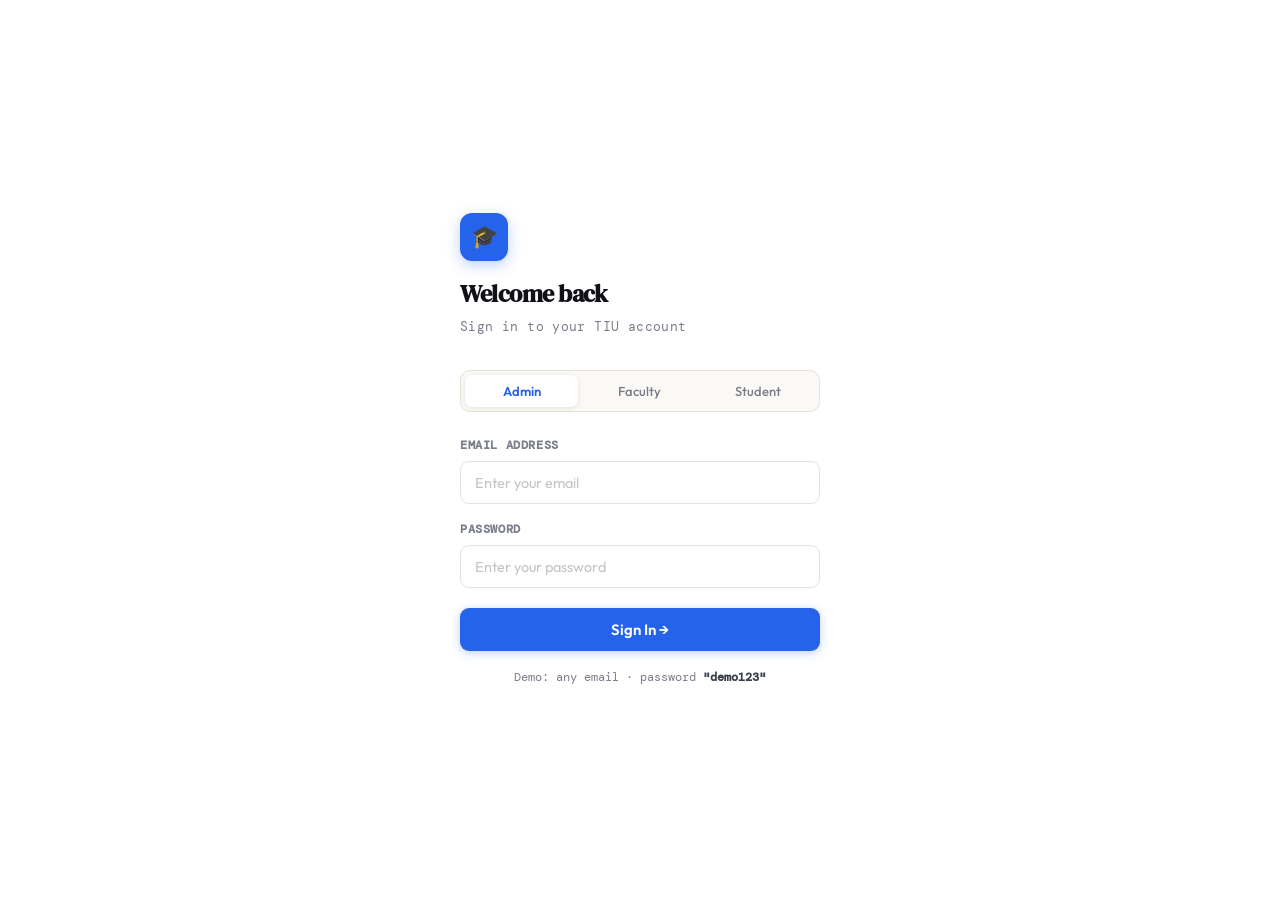
<file: templates/frontend.html>
<!DOCTYPE html>
<html lang="en">
<head>
<meta charset="UTF-8">
<meta name="viewport" content="width=device-width, initial-scale=1.0">
<title>TIU – Student Result Management System</title>
<link href="https://fonts.googleapis.com/css2?family=DM+Serif+Display:ital@0;1&family=DM+Mono:wght@400;500&family=Outfit:wght@300;400;500;600;700&display=swap" rel="stylesheet">
<style>
/* ───────────────────────────────────────────────
   ROOT & RESET
──────────────────────────────────────────────── */
*, *::before, *::after { box-sizing: border-box; margin: 0; padding: 0; }

:root {
  --ink:       #0f1117;
  --ink2:      #3a3d4a;
  --ink3:      #7a7d8a;
  --paper:     #f8f6f1;
  --white:     #ffffff;
  --cream:     #faf9f6;
  --line:      #e5e2da;
  --accent:    #2563eb;
  --accent2:   #1d4ed8;
  --success:   #16a34a;
  --warning:   #d97706;
  --danger:    #dc2626;
  --admin-c:   #7c3aed;
  --faculty-c: #0891b2;
  --student-c: #059669;
  --r: 10px;
  --shadow: 0 1px 3px rgba(0,0,0,.06), 0 4px 16px rgba(0,0,0,.06);
  --shadow-lg: 0 8px 32px rgba(0,0,0,.12);
  --font-serif: 'DM Serif Display', Georgia, serif;
  --font-body: 'Outfit', sans-serif;
  --font-mono: 'DM Mono', monospace;
}

body {
  font-family: var(--font-body);
  background: var(--paper);
  color: var(--ink);
  min-height: 100vh;
  font-size: 15px;
  line-height: 1.6;
}

/* ───────────────────────────────────────────────
   SCREENS
──────────────────────────────────────────────── */
.screen { display: none; min-height: 100vh; }
.screen.active { display: flex; flex-direction: column; }
#screen-login.active { flex-direction: row; align-items: center; justify-content: center; background: #fff; }

/* ───────────────────────────────────────────────
   LOGIN SCREEN
──────────────────────────────────────────────── */
#screen-login {
  background: #ffffff;
  flex-direction: row;
  align-items: stretch;
  justify-content: stretch;
  min-height: 100vh;
  padding: 0;
  overflow: hidden;
}

/* Left decorative panel */
.login-panel-left {
  flex: 1;
  background: var(--accent);
  background: linear-gradient(145deg, #1e40af 0%, #2563eb 50%, #3b82f6 100%);
  display: flex;
  flex-direction: column;
  align-items: flex-start;
  justify-content: flex-end;
  padding: 56px 52px;
  position: relative;
  overflow: hidden;
  min-width: 0;
}
.login-panel-left::before {
  content: '';
  position: absolute;
  width: 420px; height: 420px;
  border-radius: 50%;
  background: rgba(255,255,255,.07);
  top: -120px; right: -120px;
}
.login-panel-left::after {
  content: '';
  position: absolute;
  width: 280px; height: 280px;
  border-radius: 50%;
  background: rgba(255,255,255,.05);
  bottom: 80px; right: 40px;
}
.lpl-tag {
  font-family: var(--font-mono);
  font-size: 10px;
  letter-spacing: .16em;
  text-transform: uppercase;
  color: rgba(255,255,255,.55);
  background: rgba(255,255,255,.1);
  border: 1px solid rgba(255,255,255,.15);
  padding: 5px 12px;
  border-radius: 20px;
  margin-bottom: 28px;
  display: inline-block;
}
.lpl-heading {
  font-family: var(--font-serif);
  font-size: 40px;
  line-height: 1.15;
  color: #fff;
  letter-spacing: -.02em;
  margin-bottom: 16px;
  max-width: 340px;
}
.lpl-sub {
  font-size: 14px;
  color: rgba(255,255,255,.6);
  line-height: 1.7;
  max-width: 320px;
  margin-bottom: 36px;
}
.lpl-features {
  display: flex;
  flex-direction: column;
  gap: 10px;
}
.lpl-feat {
  display: flex;
  align-items: center;
  gap: 10px;
  font-size: 13px;
  color: rgba(255,255,255,.75);
}
.lpl-feat-dot {
  width: 6px; height: 6px;
  border-radius: 50%;
  background: rgba(255,255,255,.5);
  flex-shrink: 0;
}

/* Right form panel */
.login-panel-right {
  width: 460px;
  flex-shrink: 0;
  background: #fff;
  display: flex;
  flex-direction: column;
  align-items: center;
  justify-content: center;
  padding: 48px 48px;
  border-left: 1px solid var(--line);
  position: relative;
}

.login-card {
  width: 100%;
  max-width: 360px;
}

.login-logo {
  margin-bottom: 32px;
}
.login-logo .logo-mark {
  display: inline-flex;
  align-items: center;
  justify-content: center;
  width: 48px; height: 48px;
  background: var(--accent);
  border-radius: 12px;
  font-size: 22px;
  margin-bottom: 14px;
  box-shadow: 0 4px 14px rgba(37,99,235,.3);
}
.login-logo h1 {
  font-family: var(--font-serif);
  font-size: 24px;
  color: var(--ink);
  letter-spacing: -.02em;
  margin-bottom: 4px;
}
.login-logo p {
  font-size: 13px;
  color: var(--ink3);
  font-family: var(--font-mono);
  letter-spacing: .03em;
}

.role-tabs {
  display: grid;
  grid-template-columns: 1fr 1fr 1fr;
  gap: 5px;
  margin-bottom: 24px;
  background: var(--cream);
  border: 1px solid var(--line);
  border-radius: 10px;
  padding: 4px;
}
.role-tab {
  padding: 8px 6px;
  border-radius: 7px;
  border: none;
  background: transparent;
  color: var(--ink3);
  font-family: var(--font-body);
  font-size: 13px;
  font-weight: 500;
  cursor: pointer;
  transition: all .2s;
  text-align: center;
}
.role-tab.active {
  background: var(--white);
  color: var(--accent);
  box-shadow: 0 1px 4px rgba(0,0,0,.1);
  font-weight: 600;
}
.role-tab:hover:not(.active) { color: var(--ink2); background: rgba(0,0,0,.03); }

.form-group { margin-bottom: 16px; }
.form-group label {
  display: block;
  font-size: 12px;
  font-weight: 600;
  letter-spacing: .05em;
  text-transform: uppercase;
  color: var(--ink3);
  margin-bottom: 6px;
  font-family: var(--font-mono);
}
.form-group input {
  width: 100%;
  background: var(--white);
  border: 1.5px solid var(--line);
  border-radius: 9px;
  padding: 11px 14px;
  font-family: var(--font-body);
  font-size: 14.5px;
  color: var(--ink);
  outline: none;
  transition: border-color .2s, box-shadow .2s;
}
.form-group input::placeholder { color: #c4c4c4; }
.form-group input:focus {
  border-color: var(--accent);
  box-shadow: 0 0 0 3px rgba(37,99,235,.1);
}

.btn-primary {
  width: 100%;
  padding: 12px;
  background: var(--accent);
  border: none;
  border-radius: 9px;
  color: #fff;
  font-family: var(--font-body);
  font-size: 15px;
  font-weight: 600;
  cursor: pointer;
  transition: all .2s;
  box-shadow: 0 2px 10px rgba(37,99,235,.3);
  margin-top: 4px;
}
.btn-primary:hover { background: var(--accent2); transform: translateY(-1px); box-shadow: 0 4px 16px rgba(37,99,235,.4); }
.btn-primary:active { transform: none; }

.login-error {
  background: #fef2f2;
  border: 1px solid #fecaca;
  border-radius: 8px;
  padding: 10px 14px;
  color: var(--danger);
  font-size: 13px;
  margin-bottom: 14px;
  display: none;
}

/* Hide left panel on small screens */
@media (max-width: 720px) {
  .login-panel-left { display: none; }
  .login-panel-right { width: 100%; border-left: none; }
}

/* ───────────────────────────────────────────────
   APP SHELL
──────────────────────────────────────────────── */
#screen-app {
  flex-direction: row;
  min-height: 100vh;
}

/* SIDEBAR */
.sidebar {
  width: 240px;
  flex-shrink: 0;
  background: var(--ink);
  display: flex;
  flex-direction: column;
  padding: 0;
  position: fixed;
  height: 100vh;
  overflow-y: auto;
  z-index: 100;
}

.sidebar-logo {
  padding: 22px 22px 18px;
  border-bottom: 1px solid rgba(255,255,255,.07);
}
.sidebar-logo .logo-row {
  display: flex;
  align-items: center;
  gap: 10px;
}
.sidebar-logo .logo-icon {
  width: 34px; height: 34px;
  background: var(--accent);
  border-radius: 8px;
  display: flex;
  align-items: center;
  justify-content: center;
  font-size: 16px;
  flex-shrink: 0;
}
.sidebar-logo .logo-text {
  font-family: var(--font-serif);
  font-size: 16px;
  color: #fff;
  letter-spacing: -.01em;
}
.sidebar-logo .logo-sub {
  font-family: var(--font-mono);
  font-size: 9.5px;
  color: rgba(255,255,255,.3);
  letter-spacing: .06em;
  margin-top: 2px;
  text-transform: uppercase;
}

.sidebar-user {
  padding: 14px 18px;
  margin: 12px;
  background: rgba(255,255,255,.04);
  border-radius: 10px;
  border: 1px solid rgba(255,255,255,.07);
}
.sidebar-user .user-role {
  font-family: var(--font-mono);
  font-size: 9px;
  letter-spacing: .1em;
  text-transform: uppercase;
  margin-bottom: 4px;
}
.sidebar-user .user-name {
  font-size: 13.5px;
  font-weight: 600;
  color: #fff;
}
.sidebar-user .user-email {
  font-size: 11.5px;
  color: rgba(255,255,255,.35);
  font-family: var(--font-mono);
  margin-top: 2px;
  white-space: nowrap;
  overflow: hidden;
  text-overflow: ellipsis;
}

.sidebar-nav { flex: 1; padding: 8px 10px; }
.nav-section-label {
  font-family: var(--font-mono);
  font-size: 9px;
  letter-spacing: .1em;
  text-transform: uppercase;
  color: rgba(255,255,255,.25);
  padding: 12px 10px 6px;
}
.nav-item {
  display: flex;
  align-items: center;
  gap: 10px;
  padding: 9px 12px;
  border-radius: 8px;
  color: rgba(255,255,255,.55);
  font-size: 13.5px;
  font-weight: 500;
  cursor: pointer;
  transition: all .15s;
  margin-bottom: 1px;
  border: none;
  background: transparent;
  width: 100%;
  text-align: left;
}
.nav-item:hover { background: rgba(255,255,255,.06); color: rgba(255,255,255,.85); }
.nav-item.active { background: var(--accent); color: #fff; box-shadow: 0 2px 8px rgba(37,99,235,.3); }
.nav-item .nav-icon { font-size: 16px; width: 20px; text-align: center; flex-shrink: 0; }

.sidebar-footer {
  padding: 12px 10px;
  border-top: 1px solid rgba(255,255,255,.07);
}
.btn-logout {
  display: flex;
  align-items: center;
  gap: 8px;
  padding: 9px 12px;
  border-radius: 8px;
  color: rgba(255,255,255,.45);
  font-size: 13.5px;
  font-weight: 500;
  cursor: pointer;
  transition: all .15s;
  border: none;
  background: transparent;
  width: 100%;
}
.btn-logout:hover { background: rgba(220,38,38,.12); color: #fca5a5; }

/* MAIN CONTENT */
.main-content {
  flex: 1;
  margin-left: 240px;
  background: var(--paper);
  min-height: 100vh;
}

.topbar {
  background: var(--white);
  border-bottom: 1px solid var(--line);
  padding: 0 32px;
  height: 60px;
  display: flex;
  align-items: center;
  justify-content: space-between;
  position: sticky;
  top: 0;
  z-index: 50;
}
.topbar-title {
  font-family: var(--font-serif);
  font-size: 20px;
  color: var(--ink);
  letter-spacing: -.02em;
}
.topbar-right { display: flex; align-items: center; gap: 12px; }
.topbar-badge {
  font-family: var(--font-mono);
  font-size: 10px;
  padding: 4px 10px;
  border-radius: 20px;
  font-weight: 500;
  letter-spacing: .04em;
}
.badge-admin   { background: rgba(124,58,237,.1); color: var(--admin-c); }
.badge-faculty { background: rgba(8,145,178,.1);  color: var(--faculty-c); }
.badge-student { background: rgba(5,150,105,.1);  color: var(--student-c); }

.page-body { padding: 28px 32px; }

/* ───────────────────────────────────────────────
   DASHBOARD CARDS
──────────────────────────────────────────────── */
.dashboard-welcome {
  margin-bottom: 28px;
}
.dashboard-welcome h2 {
  font-family: var(--font-serif);
  font-size: 28px;
  letter-spacing: -.02em;
  color: var(--ink);
  margin-bottom: 4px;
}
.dashboard-welcome p { color: var(--ink3); font-size: 14px; }

.stat-grid {
  display: grid;
  grid-template-columns: repeat(auto-fit, minmax(180px, 1fr));
  gap: 16px;
  margin-bottom: 28px;
}
.stat-card {
  background: var(--white);
  border-radius: var(--r);
  padding: 20px;
  box-shadow: var(--shadow);
  border: 1px solid var(--line);
  display: flex;
  flex-direction: column;
  gap: 8px;
}
.stat-card .stat-icon {
  width: 38px; height: 38px;
  border-radius: 9px;
  display: flex; align-items: center; justify-content: center;
  font-size: 18px;
  margin-bottom: 4px;
}
.stat-card .stat-value {
  font-family: var(--font-mono);
  font-size: 26px;
  font-weight: 500;
  color: var(--ink);
  line-height: 1;
}
.stat-card .stat-label {
  font-size: 12.5px;
  color: var(--ink3);
  font-weight: 500;
}
.si-blue   { background: rgba(37,99,235,.1);  color: var(--accent); }
.si-green  { background: rgba(22,163,74,.1);  color: var(--success); }
.si-purple { background: rgba(124,58,237,.1); color: var(--admin-c); }
.si-amber  { background: rgba(217,119,6,.1);  color: var(--warning); }
.si-teal   { background: rgba(8,145,178,.1);  color: var(--faculty-c); }

/* ───────────────────────────────────────────────
   PANELS / PAGES
──────────────────────────────────────────────── */
.panel { display: none; }
.panel.active { display: block; }

.section-header {
  display: flex;
  align-items: center;
  justify-content: space-between;
  margin-bottom: 20px;
}
.section-header h3 {
  font-family: var(--font-serif);
  font-size: 20px;
  letter-spacing: -.02em;
}

/* Table */
.table-wrap {
  background: var(--white);
  border-radius: var(--r);
  border: 1px solid var(--line);
  box-shadow: var(--shadow);
  overflow: hidden;
}
table {
  width: 100%;
  border-collapse: collapse;
}
thead { background: var(--ink); }
thead th {
  padding: 12px 16px;
  text-align: left;
  font-family: var(--font-mono);
  font-size: 10.5px;
  font-weight: 500;
  letter-spacing: .08em;
  text-transform: uppercase;
  color: rgba(255,255,255,.6);
}
tbody tr { border-bottom: 1px solid var(--line); transition: background .1s; }
tbody tr:last-child { border-bottom: none; }
tbody tr:hover { background: var(--cream); }
tbody td {
  padding: 12px 16px;
  font-size: 13.5px;
  color: var(--ink2);
}
.td-bold { font-weight: 600; color: var(--ink); }

/* Badges */
.badge {
  display: inline-flex;
  align-items: center;
  padding: 3px 9px;
  border-radius: 20px;
  font-family: var(--font-mono);
  font-size: 10px;
  font-weight: 500;
  letter-spacing: .04em;
}
.b-green   { background: rgba(22,163,74,.1);  color: var(--success); }
.b-amber   { background: rgba(217,119,6,.1);  color: var(--warning); }
.b-blue    { background: rgba(37,99,235,.1);  color: var(--accent);  }
.b-red     { background: rgba(220,38,38,.1);  color: var(--danger);  }
.b-purple  { background: rgba(124,58,237,.1); color: var(--admin-c); }
.b-gray    { background: rgba(0,0,0,.06);     color: var(--ink3);    }

/* Buttons */
.btn {
  padding: 8px 16px;
  border-radius: 8px;
  font-family: var(--font-body);
  font-size: 13px;
  font-weight: 600;
  cursor: pointer;
  border: none;
  transition: all .15s;
  display: inline-flex;
  align-items: center;
  gap: 6px;
}
.btn-blue   { background: var(--accent); color: #fff; }
.btn-blue:hover { background: var(--accent2); }
.btn-green  { background: var(--success); color: #fff; }
.btn-green:hover { background: #15803d; }
.btn-red    { background: var(--danger); color: #fff; }
.btn-red:hover { background: #b91c1c; }
.btn-ghost  { background: transparent; color: var(--ink2); border: 1.5px solid var(--line); }
.btn-ghost:hover { background: var(--cream); }
.btn-sm { padding: 5px 11px; font-size: 12px; }

/* Cards */
.card {
  background: var(--white);
  border-radius: var(--r);
  border: 1px solid var(--line);
  box-shadow: var(--shadow);
}
.card-header {
  padding: 16px 20px;
  border-bottom: 1px solid var(--line);
  font-weight: 600;
  font-size: 14px;
  color: var(--ink);
  display: flex;
  align-items: center;
  justify-content: space-between;
}
.card-body { padding: 20px; }

/* Form elements */
.field-row { display: grid; gap: 14px; margin-bottom: 14px; }
.fr-2 { grid-template-columns: 1fr 1fr; }
.fr-3 { grid-template-columns: 1fr 1fr 1fr; }
.field label {
  display: block;
  font-size: 12px;
  font-weight: 600;
  letter-spacing: .04em;
  text-transform: uppercase;
  color: var(--ink3);
  margin-bottom: 6px;
  font-family: var(--font-mono);
}
.field input, .field select {
  width: 100%;
  padding: 9px 12px;
  border: 1.5px solid var(--line);
  border-radius: 8px;
  font-family: var(--font-body);
  font-size: 14px;
  color: var(--ink);
  background: var(--white);
  outline: none;
  transition: border-color .15s;
}
.field input:focus, .field select:focus { border-color: var(--accent); }

/* Marks input table */
.marks-table td input {
  width: 80px;
  padding: 6px 8px;
  border: 1.5px solid var(--line);
  border-radius: 6px;
  font-family: var(--font-mono);
  font-size: 13px;
  text-align: center;
  outline: none;
}
.marks-table td input:focus { border-color: var(--accent); }

/* Result Card */
.result-card {
  background: var(--white);
  border: 1px solid var(--line);
  border-radius: 14px;
  box-shadow: var(--shadow-lg);
  overflow: hidden;
  max-width: 720px;
}
.result-card-header {
  background: var(--ink);
  padding: 28px 32px;
  color: #fff;
}
.result-card-header h2 {
  font-family: var(--font-serif);
  font-size: 22px;
  letter-spacing: -.02em;
  margin-bottom: 2px;
}
.result-card-header p { color: rgba(255,255,255,.5); font-size: 13px; font-family: var(--font-mono); }

.result-meta {
  display: grid;
  grid-template-columns: repeat(4, 1fr);
  gap: 0;
  padding: 20px 32px;
  border-bottom: 1px solid var(--line);
  background: var(--cream);
}
.result-meta-item { text-align: center; padding: 8px 0; }
.result-meta-item .rm-val {
  font-family: var(--font-mono);
  font-size: 18px;
  font-weight: 500;
  color: var(--ink);
}
.result-meta-item .rm-label {
  font-size: 11px;
  color: var(--ink3);
  text-transform: uppercase;
  letter-spacing: .05em;
  font-family: var(--font-mono);
  margin-top: 3px;
}

/* SGPA display */
.sgpa-display {
  display: flex;
  align-items: center;
  justify-content: center;
  gap: 32px;
  padding: 24px 32px;
  border-bottom: 1px solid var(--line);
}
.gpa-circle {
  width: 88px; height: 88px;
  border-radius: 50%;
  display: flex;
  flex-direction: column;
  align-items: center;
  justify-content: center;
  border: 3px solid var(--accent);
  background: rgba(37,99,235,.05);
}
.gpa-circle .gpa-val {
  font-family: var(--font-mono);
  font-size: 22px;
  font-weight: 500;
  color: var(--accent);
  line-height: 1;
}
.gpa-circle .gpa-label {
  font-size: 10px;
  color: var(--ink3);
  letter-spacing: .06em;
  margin-top: 3px;
}
.status-pill {
  padding: 8px 22px;
  border-radius: 30px;
  font-weight: 700;
  font-size: 14px;
  letter-spacing: .04em;
}
.sp-pass { background: rgba(22,163,74,.12); color: var(--success); }
.sp-fail { background: rgba(220,38,38,.12); color: var(--danger); }

/* Alert */
.alert {
  padding: 12px 16px;
  border-radius: 9px;
  font-size: 13.5px;
  margin-bottom: 16px;
  display: flex;
  align-items: flex-start;
  gap: 10px;
}
.alert-info    { background: rgba(37,99,235,.08); border-left: 3px solid var(--accent); color: var(--accent2); }
.alert-success { background: rgba(22,163,74,.08); border-left: 3px solid var(--success); color: #15803d; }
.alert-warning { background: rgba(217,119,6,.08); border-left: 3px solid var(--warning); color: var(--warning); }

/* Step indicator */
.steps {
  display: flex;
  align-items: center;
  gap: 0;
  margin-bottom: 24px;
}
.step {
  display: flex;
  align-items: center;
  gap: 8px;
  font-size: 13px;
  font-weight: 500;
  color: var(--ink3);
}
.step-num {
  width: 26px; height: 26px;
  border-radius: 50%;
  border: 2px solid var(--line);
  display: flex; align-items: center; justify-content: center;
  font-family: var(--font-mono);
  font-size: 11px;
  font-weight: 600;
}
.step.done .step-num { background: var(--success); border-color: var(--success); color: #fff; }
.step.active .step-num { background: var(--accent); border-color: var(--accent); color: #fff; }
.step.active { color: var(--ink); }
.step-line { flex: 1; height: 2px; background: var(--line); margin: 0 8px; min-width: 20px; }
.step-line.done { background: var(--success); }

/* Change password */
.pwd-strength { margin-top: 6px; height: 4px; border-radius: 2px; background: var(--line); overflow: hidden; }
.pwd-strength-bar { height: 100%; border-radius: 2px; transition: width .3s, background .3s; }

/* Toast */
.toast-wrap {
  position: fixed;
  bottom: 24px;
  right: 24px;
  z-index: 9999;
  display: flex;
  flex-direction: column;
  gap: 10px;
}
.toast {
  background: var(--ink);
  color: #fff;
  padding: 12px 18px;
  border-radius: 10px;
  font-size: 13.5px;
  box-shadow: 0 8px 30px rgba(0,0,0,.25);
  display: flex;
  align-items: center;
  gap: 10px;
  animation: slideUp .3s ease;
  max-width: 320px;
}
.toast-success { border-left: 3px solid var(--success); }
.toast-error   { border-left: 3px solid var(--danger); }
.toast-info    { border-left: 3px solid var(--accent); }

@keyframes slideUp {
  from { opacity: 0; transform: translateY(20px); }
  to   { opacity: 1; transform: translateY(0); }
}

/* Modal */
.modal-bg {
  position: fixed; inset: 0;
  background: rgba(0,0,0,.5);
  backdrop-filter: blur(4px);
  z-index: 500;
  display: none;
  align-items: center;
  justify-content: center;
  padding: 20px;
}
.modal-bg.open { display: flex; }
.modal {
  background: var(--white);
  border-radius: 14px;
  width: 100%;
  max-width: 480px;
  box-shadow: 0 24px 80px rgba(0,0,0,.25);
  overflow: hidden;
}
.modal-header {
  padding: 20px 24px;
  border-bottom: 1px solid var(--line);
  display: flex;
  align-items: center;
  justify-content: space-between;
}
.modal-header h3 { font-weight: 700; font-size: 16px; }
.modal-close {
  width: 28px; height: 28px;
  border-radius: 6px;
  border: none;
  background: var(--cream);
  cursor: pointer;
  font-size: 16px;
  display: flex; align-items: center; justify-content: center;
  color: var(--ink3);
}
.modal-close:hover { background: var(--line); }
.modal-body { padding: 22px 24px; }
.modal-footer { padding: 16px 24px; border-top: 1px solid var(--line); display: flex; gap: 10px; justify-content: flex-end; }

/* Empty state */
.empty-state {
  text-align: center;
  padding: 60px 20px;
  color: var(--ink3);
}
.empty-state .es-icon { font-size: 40px; margin-bottom: 12px; }
.empty-state p { font-size: 14px; }

/* Workflow status */
.workflow {
  display: flex;
  align-items: center;
  gap: 0;
  padding: 18px 0;
}
.wf-step {
  flex: 1;
  text-align: center;
  position: relative;
}
.wf-dot {
  width: 32px; height: 32px;
  border-radius: 50%;
  display: flex; align-items: center; justify-content: center;
  margin: 0 auto 6px;
  font-size: 14px;
  font-weight: 700;
}
.wf-dot.done    { background: var(--success); color: #fff; }
.wf-dot.current { background: var(--accent); color: #fff; box-shadow: 0 0 0 4px rgba(37,99,235,.2); }
.wf-dot.pending { background: var(--line); color: var(--ink3); }
.wf-label { font-size: 11px; color: var(--ink3); font-family: var(--font-mono); }
.wf-line {
  position: absolute;
  top: 16px;
  left: 50%;
  width: 100%;
  height: 2px;
  background: var(--line);
  z-index: -1;
}
.wf-line.done { background: var(--success); }
</style>
</head>
<body>

<!-- Toast container -->
<div class="toast-wrap" id="toastWrap"></div>

<!-- Modal -->
<div class="modal-bg" id="modalBg">
  <div class="modal" id="modalBox">
    <div class="modal-header">
      <h3 id="modalTitle">Modal</h3>
      <button class="modal-close" onclick="closeModal()">✕</button>
    </div>
    <div class="modal-body" id="modalBody"></div>
    <div class="modal-footer" id="modalFooter"></div>
  </div>
</div>

<!-- ═══════════════════════════════════════════════
     LOGIN SCREEN
═══════════════════════════════════════════════ -->
<div id="screen-login" class="screen active">

  <div class="login-panel-right" style="border-left:none;margin:auto">
    <div class="login-card">
      <div class="login-logo">
        <div class="logo-mark">🎓</div>
        <h1>Welcome back</h1>
        <p>Sign in to your TIU account</p>
      </div>

      <div class="role-tabs">
        <button class="role-tab active" onclick="setRole('admin', this)">Admin</button>
        <button class="role-tab" onclick="setRole('faculty', this)">Faculty</button>
        <button class="role-tab" onclick="setRole('student', this)">Student</button>
      </div>

      <div class="login-error" id="loginError">Invalid credentials. Please try again.</div>

      <div class="form-group">
        <label>Email Address</label>
        <input type="email" id="loginEmail" placeholder="Enter your email" autocomplete="off">
      </div>
      <div class="form-group">
        <label>Password</label>
        <input type="password" id="loginPwd" placeholder="Enter your password">
      </div>
      <button class="btn-primary" onclick="doLogin()">Sign In →</button>

      <p style="text-align:center;margin-top:18px;font-size:11.5px;color:var(--ink3);font-family:var(--font-mono)">
        Demo: any email · password <strong style="color:var(--ink2)">"demo123"</strong>
      </p>
    </div>
  </div>

</div>

<!-- ═══════════════════════════════════════════════
     APP SCREEN
═══════════════════════════════════════════════ -->
<div id="screen-app" class="screen">

  <!-- SIDEBAR -->
  <aside class="sidebar">
    <div class="sidebar-logo">
      <div class="logo-row">
        <div class="logo-icon">🎓</div>
        <div>
          <div class="logo-text">TIU</div>
          <div class="logo-sub">Result Portal</div>
        </div>
      </div>
    </div>

    <div class="sidebar-user">
      <div class="user-role" id="sideRole" style="color: var(--accent)">ADMIN</div>
      <div class="user-name" id="sideName">Dr. Rahul Sharma</div>
      <div class="user-email" id="sideEmail">admin@university.edu</div>
    </div>

    <nav class="sidebar-nav" id="sideNav"></nav>

    <div class="sidebar-footer">
      <button class="btn-logout" onclick="doLogout()">
        <span>🚪</span> Logout
      </button>
    </div>
  </aside>

  <!-- MAIN -->
  <div class="main-content">
    <div class="topbar">
      <div class="topbar-title" id="topTitle">Dashboard</div>
      <div class="topbar-right">
        <span class="topbar-badge" id="topBadge">ADMIN</span>
      </div>
    </div>
    <div class="page-body" id="pageBody"></div>
  </div>

</div>

<script>
/* ─────────────────────────────────────────────
   STATE
───────────────────────────────────────────── */
let currentRole = 'admin';
let currentUser = {};
let currentPanel = '';

const USERS = {
  admin:   { name: 'Dr. Rahul Sharma',   email: 'admin@university.edu',   role: 'admin' },
  faculty: { name: 'Prof. Anita Mishra', email: 'faculty@university.edu', role: 'faculty' },
  student: { name: 'Priya Mondal',       email: 'priya@university.edu',   role: 'student' },
};

/* Demo data */
const STUDENTS = [
  { id:'S001', name:'Priya Mondal',    roll:'CS2101', branch:'CSE', sem:5 },
  { id:'S002', name:'Arjun Das',       roll:'CS2102', branch:'CSE', sem:5 },
  { id:'S003', name:'Sneha Roy',       roll:'CS2103', branch:'CSE', sem:5 },
  { id:'S004', name:'Rahul Dey',       roll:'CS2104', branch:'IT',  sem:5 },
  { id:'S005', name:'Meena Ghosh',     roll:'CS2105', branch:'IT',  sem:5 },
];
const FACULTY_LIST = [
  { id:'F001', name:'Prof. Anita Mishra', dept:'CSE', subjects:['Database Systems','OS'] },
  { id:'F002', name:'Dr. Sanjay Bose',    dept:'IT',  subjects:['Networks','Algorithms'] },
  { id:'F003', name:'Ms. Puja Banerjee',  dept:'CSE', subjects:['Web Tech'] },
];
const SUBJECTS = [
  { id:'SU01', code:'CS501', name:'Database Systems',    credits:4, sem:5 },
  { id:'SU02', code:'CS502', name:'Operating Systems',   credits:4, sem:5 },
  { id:'SU03', code:'CS503', name:'Computer Networks',   credits:3, sem:5 },
  { id:'SU04', code:'CS504', name:'Algorithms',          credits:4, sem:5 },
  { id:'SU05', code:'CS505', name:'Web Technology',      credits:3, sem:5 },
];
const MARKS_DATA = {
  S001: { SU01:82, SU02:78, SU03:91, SU04:85, SU05:88 },
  S002: { SU01:74, SU02:65, SU03:70, SU04:55, SU05:72 },
  S003: { SU01:91, SU02:88, SU03:94, SU04:90, SU05:95 },
  S004: { SU01:60, SU02:58, SU03:null, SU04:null, SU05:63 },
  S005: { SU01:45, SU02:40, SU03:52, SU04:38, SU05:48 },
};
const RESULTS = [
  { id:'R001', studentId:'S001', name:'Priya Mondal',    roll:'CS2101', sgpa:8.9, cgpa:8.6, status:'PUBLISHED', sem:5 },
  { id:'R002', studentId:'S002', name:'Arjun Das',       roll:'CS2102', sgpa:7.2, cgpa:7.0, status:'PUBLISHED', sem:5 },
  { id:'R003', studentId:'S003', name:'Sneha Roy',       roll:'CS2103', sgpa:9.4, cgpa:9.1, status:'PUBLISHED', sem:5 },
  { id:'R004', studentId:'S004', name:'Rahul Dey',       roll:'CS2104', sgpa:null, cgpa:null, status:'DRAFT',   sem:5 },
  { id:'R005', studentId:'S005', name:'Meena Ghosh',     roll:'CS2105', sgpa:4.8, cgpa:5.2, status:'PENDING',  sem:5 },
];
const BACKLOGS = [
  { id:'B001', studentId:'S004', student:'Rahul Dey',   roll:'CS2104', subject:'CS503 – Computer Networks',    year:'2024-25', status:'ACTIVE' },
  { id:'B002', studentId:'S004', student:'Rahul Dey',   roll:'CS2104', subject:'CS504 – Algorithms',           year:'2024-25', status:'ACTIVE' },
  { id:'B003', studentId:'S005', student:'Meena Ghosh', roll:'CS2105', subject:'CS504 – Algorithms',           year:'2024-25', status:'ACTIVE' },
];

/* ─────────────────────────────────────────────
   NAVIGATION CONFIGS
───────────────────────────────────────────── */
const NAV = {
  admin: [
    { id:'dashboard',  icon:'📊', label:'Dashboard' },
    { id:'manage-faculty', icon:'👨‍🏫', label:'Manage Faculty' },
    { id:'manage-students', icon:'👨‍🎓', label:'Manage Students' },
    { id:'manage-subjects', icon:'📚', label:'Manage Subjects' },
    { id:'generate-result', icon:'⚙️', label:'Generate Result' },
    { id:'manage-result', icon:'📋', label:'Manage Result' },
    { id:'change-password', icon:'🔑', label:'Change Password' },
  ],
  faculty: [
    { id:'dashboard',    icon:'📊', label:'Dashboard' },
    { id:'enter-marks',  icon:'✏️', label:'Enter / Update Marks' },
    { id:'backlogs',     icon:'⚠️', label:'Student Backlogs' },
    { id:'manage-result-faculty', icon:'📋', label:'Manage Result' },
    { id:'change-password', icon:'🔑', label:'Change Password' },
  ],
  student: [
    { id:'dashboard',      icon:'📊', label:'Dashboard' },
    { id:'view-result',    icon:'📄', label:'View Result' },
    { id:'view-backlogs',  icon:'⚠️', label:'View Backlogs' },
    { id:'change-password',icon:'🔑', label:'Change Password' },
  ],
};

/* ─────────────────────────────────────────────
   AUTH
───────────────────────────────────────────── */
function setRole(role, btn) {
  currentRole = role;
  document.querySelectorAll('.role-tab').forEach(t => t.classList.remove('active'));
  btn.classList.add('active');
}
function doLogin() {
  const pwd = document.getElementById('loginPwd').value;
  const email = document.getElementById('loginEmail').value;
  const err = document.getElementById('loginError');
  if (!email || pwd !== 'demo123') { err.style.display = 'flex'; return; }
  err.style.display = 'none';
  currentUser = USERS[currentRole];
  currentUser.email = email;
  showApp();
}
function doLogout() {
  document.getElementById('screen-app').classList.remove('active');
  document.getElementById('screen-login').classList.add('active');
  document.getElementById('loginPwd').value = '';
  document.getElementById('loginEmail').value = '';
}

/* ─────────────────────────────────────────────
   SHOW APP
───────────────────────────────────────────── */
function showApp() {
  document.getElementById('screen-login').classList.remove('active');
  document.getElementById('screen-app').classList.add('active');

  // Sidebar user info
  const roleColors = { admin: 'var(--admin-c)', faculty: 'var(--faculty-c)', student: 'var(--student-c)' };
  document.getElementById('sideRole').textContent = currentRole.toUpperCase();
  document.getElementById('sideRole').style.color = roleColors[currentRole];
  document.getElementById('sideName').textContent = currentUser.name;
  document.getElementById('sideEmail').textContent = currentUser.email;

  // Badge
  const badgeClass = { admin:'badge-admin', faculty:'badge-faculty', student:'badge-student' };
  const topBadge = document.getElementById('topBadge');
  topBadge.textContent = currentRole.toUpperCase();
  topBadge.className = `topbar-badge ${badgeClass[currentRole]}`;

  // Build nav
  buildNav();
  navigate('dashboard');
}

function buildNav() {
  const nav = document.getElementById('sideNav');
  nav.innerHTML = '';
  NAV[currentRole].forEach(item => {
    const btn = document.createElement('button');
    btn.className = 'nav-item';
    btn.id = 'nav-' + item.id;
    btn.innerHTML = `<span class="nav-icon">${item.icon}</span> ${item.label}`;
    btn.onclick = () => navigate(item.id);
    nav.appendChild(btn);
  });
}

function navigate(panelId) {
  currentPanel = panelId;
  // Update nav
  document.querySelectorAll('.nav-item').forEach(n => n.classList.remove('active'));
  const active = document.getElementById('nav-' + panelId);
  if (active) active.classList.add('active');
  // Render
  const titles = {
    'dashboard':'Dashboard','manage-faculty':'Manage Faculty','manage-students':'Manage Students',
    'manage-subjects':'Manage Subjects','generate-result':'Generate Result','manage-result':'Manage Result',
    'manage-result-faculty':'Manage Result','enter-marks':'Enter / Update Marks','backlogs':'Student Backlogs',
    'view-result':'My Result','view-backlogs':'My Backlogs','change-password':'Change Password',
  };
  document.getElementById('topTitle').textContent = titles[panelId] || panelId;
  const body = document.getElementById('pageBody');
  body.innerHTML = '';
  const renders = {
    dashboard: renderDashboard,
    'manage-faculty': renderManageFaculty,
    'manage-students': renderManageStudents,
    'manage-subjects': renderManageSubjects,
    'generate-result': renderGenerateResult,
    'manage-result': renderManageResult,
    'manage-result-faculty': renderManageResultFaculty,
    'enter-marks': renderEnterMarks,
    'backlogs': renderBacklogs,
    'view-result': renderViewResult,
    'view-backlogs': renderViewBacklogs,
    'change-password': renderChangePassword,
  };
  if (renders[panelId]) renders[panelId](body);
}

/* ─────────────────────────────────────────────
   DASHBOARD
───────────────────────────────────────────── */
function renderDashboard(body) {
  if (currentRole === 'admin') {
    body.innerHTML = `
    <div class="dashboard-welcome">
      <h2>Good morning, Dr. Sharma 👋</h2>
      <p>Here's an overview of the system for Semester 5 – 2024–25</p>
    </div>
    <div class="stat-grid">
      <div class="stat-card">
        <div class="stat-icon si-blue">👨‍🎓</div>
        <div class="stat-value">1,248</div>
        <div class="stat-label">Total Students</div>
      </div>
      <div class="stat-card">
        <div class="stat-icon si-purple">👨‍🏫</div>
        <div class="stat-value">64</div>
        <div class="stat-label">Faculty Members</div>
      </div>
      <div class="stat-card">
        <div class="stat-icon si-amber">📚</div>
        <div class="stat-value">28</div>
        <div class="stat-label">Active Subjects</div>
      </div>
      <div class="stat-card">
        <div class="stat-icon si-green">✅</div>
        <div class="stat-value">1,190</div>
        <div class="stat-label">Results Published</div>
      </div>
      <div class="stat-card">
        <div class="stat-icon si-teal">⏳</div>
        <div class="stat-value">58</div>
        <div class="stat-label">Pending Results</div>
      </div>
    </div>
    <div style="display:grid;grid-template-columns:1fr 1fr;gap:16px">
      <div class="card">
        <div class="card-header">Result Status – Sem 5</div>
        <div class="card-body">
          <div style="display:flex;flex-direction:column;gap:10px">
            ${[['Published','1190','b-green'],['Pending Approval','42','b-amber'],['Draft','58','b-blue'],['Marks Incomplete','16','b-red']].map(([l,v,c])=>`
            <div style="display:flex;justify-content:space-between;align-items:center;padding:8px 0;border-bottom:1px solid var(--line)">
              <span style="font-size:13.5px">${l}</span>
              <span class="badge ${c}">${v}</span>
            </div>`).join('')}
          </div>
        </div>
      </div>
      <div class="card">
        <div class="card-header">Recent Activity</div>
        <div class="card-body">
          <div style="display:flex;flex-direction:column;gap:10px">
            ${[
              ['Prof. Anita submitted marks','CS501','2 hours ago','🟢'],
              ['Result generated for Sem 5','Admin','4 hours ago','⚙️'],
              ['New student added','S1306','Yesterday','👤'],
              ['Password reset','Prof. Bose','Yesterday','🔑'],
              ['Backlog updated','CS2104','2 days ago','⚠️'],
            ].map(([a,b,c,d])=>`
            <div style="display:flex;align-items:center;gap:10px;padding:6px 0;border-bottom:1px solid var(--line)">
              <span style="font-size:16px">${d}</span>
              <div style="flex:1"><div style="font-size:13px;font-weight:500">${a}</div><div style="font-size:11.5px;color:var(--ink3);font-family:var(--font-mono)">${b} · ${c}</div></div>
            </div>`).join('')}
          </div>
        </div>
      </div>
    </div>`;
  } else if (currentRole === 'faculty') {
    body.innerHTML = `
    <div class="dashboard-welcome">
      <h2>Hello, Prof. Mishra 👋</h2>
      <p>Manage marks and results for your assigned subjects.</p>
    </div>
    <div class="stat-grid">
      <div class="stat-card"><div class="stat-icon si-blue">📚</div><div class="stat-value">3</div><div class="stat-label">Assigned Subjects</div></div>
      <div class="stat-card"><div class="stat-icon si-green">✅</div><div class="stat-value">248</div><div class="stat-label">Marks Submitted</div></div>
      <div class="stat-card"><div class="stat-icon si-amber">⏳</div><div class="stat-value">12</div><div class="stat-label">Pending Entry</div></div>
      <div class="stat-card"><div class="stat-icon si-teal">⚠️</div><div class="stat-value">5</div><div class="stat-label">Active Backlogs</div></div>
    </div>
    <div class="card">
      <div class="card-header">My Subjects – Semester 5</div>
      <div class="card-body">
        <div class="table-wrap">
          <table>
            <thead><tr><th>Code</th><th>Subject</th><th>Credits</th><th>Marks Entered</th><th>Status</th><th>Action</th></tr></thead>
            <tbody>
              <tr><td class="td-bold">CS501</td><td>Database Systems</td><td>4</td><td>84/85</td><td><span class="badge b-amber">Incomplete</span></td><td><button class="btn btn-blue btn-sm" onclick="navigate('enter-marks')">Enter Marks</button></td></tr>
              <tr><td class="td-bold">CS502</td><td>Operating Systems</td><td>4</td><td>85/85</td><td><span class="badge b-green">Complete</span></td><td><button class="btn btn-ghost btn-sm" onclick="navigate('enter-marks')">Update</button></td></tr>
              <tr><td class="td-bold">CS505</td><td>Web Technology</td><td>3</td><td>85/85</td><td><span class="badge b-green">Complete</span></td><td><button class="btn btn-ghost btn-sm" onclick="navigate('enter-marks')">Update</button></td></tr>
            </tbody>
          </table>
        </div>
      </div>
    </div>`;
  } else {
    body.innerHTML = `
    <div class="dashboard-welcome">
      <h2>Hello, Priya 👋</h2>
      <p>Semester 5 results are published. Check your result below.</p>
    </div>
    <div class="stat-grid">
      <div class="stat-card"><div class="stat-icon si-green">🎓</div><div class="stat-value">8.9</div><div class="stat-label">Current SGPA</div></div>
      <div class="stat-card"><div class="stat-icon si-blue">📈</div><div class="stat-value">8.6</div><div class="stat-label">CGPA</div></div>
      <div class="stat-card"><div class="stat-icon si-amber">⚠️</div><div class="stat-value">0</div><div class="stat-label">Active Backlogs</div></div>
      <div class="stat-card"><div class="stat-icon si-purple">📄</div><div class="stat-value">5</div><div class="stat-label">Semesters Completed</div></div>
    </div>
    <div class="alert alert-success">🎉 Your Semester 5 result has been published. <a href="#" onclick="navigate('view-result')" style="color:var(--success);font-weight:600;margin-left:6px">View Result →</a></div>
    <div class="card">
      <div class="card-header">Quick Info</div>
      <div class="card-body">
        <div style="display:grid;grid-template-columns:1fr 1fr;gap:12px">
          ${[['Roll No','CS2101'],['Branch','Computer Science'],['Semester','5th'],['Academic Year','2024–25'],['Section','A'],['Admitted','2022']].map(([l,v])=>`<div style="padding:10px;background:var(--cream);border-radius:8px"><div style="font-size:10.5px;color:var(--ink3);font-family:var(--font-mono);text-transform:uppercase;letter-spacing:.04em;margin-bottom:3px">${l}</div><div style="font-weight:600;font-size:14px">${v}</div></div>`).join('')}
        </div>
      </div>
    </div>`;
  }
}

/* ─────────────────────────────────────────────
   MANAGE FACULTY
───────────────────────────────────────────── */
function renderManageFaculty(body) {
  body.innerHTML = `
  <div class="section-header">
    <h3>Faculty Members</h3>
    <button class="btn btn-blue" onclick="showAddModal('faculty')">+ Add Faculty</button>
  </div>
  <div class="table-wrap">
    <table>
      <thead><tr><th>ID</th><th>Name</th><th>Department</th><th>Subjects</th><th>Status</th><th>Actions</th></tr></thead>
      <tbody>
        ${FACULTY_LIST.map(f=>`<tr>
          <td class="td-bold" style="font-family:var(--font-mono)">${f.id}</td>
          <td>${f.name}</td>
          <td>${f.dept}</td>
          <td style="font-size:12.5px;color:var(--ink3)">${f.subjects.join(', ')}</td>
          <td><span class="badge b-green">Active</span></td>
          <td style="display:flex;gap:6px;padding:8px 16px">
            <button class="btn btn-ghost btn-sm" onclick="showEditModal('faculty','${f.id}')">✏️ Edit</button>
            <button class="btn btn-red btn-sm" onclick="confirmDelete('faculty','${f.id}')">🗑</button>
          </td>
        </tr>`).join('')}
      </tbody>
    </table>
  </div>`;
}

/* ─────────────────────────────────────────────
   MANAGE STUDENTS
───────────────────────────────────────────── */
function renderManageStudents(body) {
  body.innerHTML = `
  <div class="section-header">
    <h3>Student Records</h3>
    <button class="btn btn-blue" onclick="showAddModal('student')">+ Add Student</button>
  </div>
  <div class="table-wrap">
    <table>
      <thead><tr><th>Roll No</th><th>Name</th><th>Branch</th><th>Semester</th><th>Status</th><th>Actions</th></tr></thead>
      <tbody>
        ${STUDENTS.map(s=>`<tr>
          <td class="td-bold" style="font-family:var(--font-mono)">${s.roll}</td>
          <td>${s.name}</td>
          <td>${s.branch}</td>
          <td>Sem ${s.sem}</td>
          <td><span class="badge b-green">Active</span></td>
          <td style="display:flex;gap:6px;padding:8px 16px">
            <button class="btn btn-ghost btn-sm" onclick="showEditModal('student','${s.id}')">✏️ Edit</button>
            <button class="btn btn-red btn-sm" onclick="confirmDelete('student','${s.id}')">🗑</button>
          </td>
        </tr>`).join('')}
      </tbody>
    </table>
  </div>`;
}

/* ─────────────────────────────────────────────
   MANAGE SUBJECTS
───────────────────────────────────────────── */
function renderManageSubjects(body) {
  body.innerHTML = `
  <div class="section-header">
    <h3>Subject Catalog</h3>
    <button class="btn btn-blue" onclick="showAddModal('subject')">+ Add Subject</button>
  </div>
  <div class="table-wrap">
    <table>
      <thead><tr><th>Code</th><th>Name</th><th>Credits</th><th>Semester</th><th>Actions</th></tr></thead>
      <tbody>
        ${SUBJECTS.map(s=>`<tr>
          <td class="td-bold" style="font-family:var(--font-mono)">${s.code}</td>
          <td>${s.name}</td>
          <td>${s.credits}</td>
          <td>Sem ${s.sem}</td>
          <td style="display:flex;gap:6px;padding:8px 16px">
            <button class="btn btn-ghost btn-sm">✏️ Edit</button>
            <button class="btn btn-red btn-sm">🗑</button>
          </td>
        </tr>`).join('')}
      </tbody>
    </table>
  </div>`;
}

/* ─────────────────────────────────────────────
   GENERATE RESULT (ADMIN)
───────────────────────────────────────────── */
function renderGenerateResult(body) {
  body.innerHTML = `
  <div class="card" style="max-width:640px;margin-bottom:20px">
    <div class="card-header">Generate Result</div>
    <div class="card-body">
      <div class="field-row fr-2">
        <div class="field"><label>Semester</label><select><option>Semester 5</option><option>Semester 6</option></select></div>
        <div class="field"><label>Academic Year</label><select><option>2024–25</option><option>2023–24</option></select></div>
      </div>
      <div class="field-row fr-2">
        <div class="field"><label>Branch</label><select><option>All Branches</option><option>CSE</option><option>IT</option></select></div>
        <div class="field"><label>Grading System</label><select><option>10-Point GPA</option><option>Percentage</option></select></div>
      </div>
      <button class="btn btn-blue" onclick="generateResult()" style="margin-top:4px">⚙️ Generate Result</button>
    </div>
  </div>
  <div class="alert alert-warning">⚠️ <strong>Rahul Dey (CS2104)</strong> has pending marks in CS503 and CS504. Result cannot be generated until all marks are entered.</div>
  <div class="card">
    <div class="card-header">Marks Completeness – Semester 5</div>
    <div class="card-body" style="padding:0">
      <table>
        <thead><tr><th>Student</th><th>Roll No</th><th>CS501</th><th>CS502</th><th>CS503</th><th>CS504</th><th>CS505</th><th>Status</th></tr></thead>
        <tbody>
          ${STUDENTS.map(s=>{
            const m=MARKS_DATA[s.id];
            return `<tr>
              <td class="td-bold">${s.name}</td>
              <td style="font-family:var(--font-mono);font-size:12px">${s.roll}</td>
              ${SUBJECTS.map(sub=>`<td style="font-family:var(--font-mono);text-align:center">${m[sub.id]!==null&&m[sub.id]!==undefined?m[sub.id]:'<span style="color:var(--danger)">—</span>'}</td>`).join('')}
              <td>${Object.values(m).some(v=>v===null)?'<span class="badge b-red">Incomplete</span>':'<span class="badge b-green">Complete</span>'}</td>
            </tr>`;
          }).join('')}
        </tbody>
      </table>
    </div>
  </div>`;
}
function generateResult() {
  showToast('⚠️ Cannot generate: 1 student has pending marks.', 'error');
}

/* ─────────────────────────────────────────────
   MANAGE RESULT (ADMIN)
───────────────────────────────────────────── */
function renderManageResult(body) {
  body.innerHTML = `
  <div class="section-header">
    <h3>Result Management – Semester 5</h3>
    <div style="display:flex;gap:8px">
      <button class="btn btn-ghost">Filter ▾</button>
      <button class="btn btn-blue" onclick="publishAll()">📢 Publish All</button>
    </div>
  </div>
  <div class="table-wrap">
    <table>
      <thead><tr><th>Student</th><th>Roll No</th><th>SGPA</th><th>CGPA</th><th>Pass/Fail</th><th>Status</th><th>Actions</th></tr></thead>
      <tbody>
        ${RESULTS.map(r=>`<tr>
          <td class="td-bold">${r.name}</td>
          <td style="font-family:var(--font-mono);font-size:12px">${r.roll}</td>
          <td style="font-family:var(--font-mono)">${r.sgpa??'–'}</td>
          <td style="font-family:var(--font-mono)">${r.cgpa??'–'}</td>
          <td>${r.sgpa?`<span class="badge ${r.sgpa>=5?'b-green':'b-red'}">${r.sgpa>=5?'PASS':'FAIL'}</span>`:'<span class="badge b-gray">N/A</span>'}</td>
          <td>${{PUBLISHED:'<span class="badge b-green">Published</span>',DRAFT:'<span class="badge b-blue">Draft</span>',PENDING:'<span class="badge b-amber">Pending Approval</span>'}[r.status]}</td>
          <td style="display:flex;gap:6px;padding:8px 16px">
            ${r.status==='PENDING'?`<button class="btn btn-green btn-sm" onclick="publishResult('${r.id}')">✅ Publish</button>`:''}
            ${r.status==='DRAFT'?`<button class="btn btn-ghost btn-sm">📋 Review</button>`:''}
            ${r.status==='PUBLISHED'?`<button class="btn btn-ghost btn-sm">👁 View</button>`:''}
          </td>
        </tr>`).join('')}
      </tbody>
    </table>
  </div>`;
}
function publishResult(id) { showToast('✅ Result published successfully!', 'success'); }
function publishAll() { showToast('📢 Publishing all pending results…', 'info'); }

/* ─────────────────────────────────────────────
   ENTER MARKS (FACULTY)
───────────────────────────────────────────── */
function renderEnterMarks(body) {
  body.innerHTML = `
  <div class="steps" style="max-width:520px;margin-bottom:24px">
    <div class="step done"><div class="step-num">✓</div><span>Select Subject</span></div>
    <div class="step-line done"></div>
    <div class="step active"><div class="step-num">2</div><span>Enter Marks</span></div>
    <div class="step-line"></div>
    <div class="step"><div class="step-num">3</div><span>Submit</span></div>
  </div>
  <div class="card" style="margin-bottom:16px">
    <div class="card-header">
      <span>📚 CS501 – Database Systems &nbsp; <span class="badge b-blue">Semester 5</span></span>
      <select style="padding:6px 10px;border:1.5px solid var(--line);border-radius:7px;font-size:13px;font-family:var(--font-body)">
        <option>CS501 – Database Systems</option>
        <option>CS502 – Operating Systems</option>
        <option>CS505 – Web Technology</option>
      </select>
    </div>
    <div class="card-body" style="padding:0">
      <table class="marks-table">
        <thead><tr><th>Roll No</th><th>Student Name</th><th>Max Marks</th><th>Marks Obtained</th><th>Status</th></tr></thead>
        <tbody>
          ${STUDENTS.map(s=>{
            const m = MARKS_DATA[s.id].SU01;
            return `<tr>
              <td style="font-family:var(--font-mono)">${s.roll}</td>
              <td class="td-bold">${s.name}</td>
              <td style="font-family:var(--font-mono);text-align:center">100</td>
              <td style="text-align:center"><input type="number" min="0" max="100" value="${m??''}" placeholder="–" onchange="validateMark(this)"></td>
              <td>${m?'<span class="badge b-green">Entered</span>':'<span class="badge b-gray">Pending</span>'}</td>
            </tr>`;
          }).join('')}
        </tbody>
      </table>
    </div>
    <div style="padding:16px 20px;border-top:1px solid var(--line);display:flex;gap:10px;justify-content:flex-end">
      <button class="btn btn-ghost">Cancel</button>
      <button class="btn btn-blue" onclick="submitMarks()">💾 Save Marks</button>
    </div>
  </div>`;
}
function validateMark(el) {
  const v = parseInt(el.value);
  if (v < 0) el.value = 0;
  if (v > 100) el.value = 100;
}
function submitMarks() { showToast('✅ Marks saved successfully (200 OK)', 'success'); }

/* ─────────────────────────────────────────────
   BACKLOGS (FACULTY)
───────────────────────────────────────────── */
function renderBacklogs(body) {
  body.innerHTML = `
  <div class="section-header">
    <h3>Student Backlogs</h3>
    <button class="btn btn-blue" onclick="showAddBacklogModal()">+ Add Backlog</button>
  </div>
  <div class="table-wrap">
    <table>
      <thead><tr><th>Student</th><th>Roll No</th><th>Subject</th><th>Academic Year</th><th>Status</th><th>Actions</th></tr></thead>
      <tbody>
        ${BACKLOGS.map(b=>`<tr>
          <td class="td-bold">${b.student}</td>
          <td style="font-family:var(--font-mono);font-size:12px">${b.roll}</td>
          <td>${b.subject}</td>
          <td style="font-family:var(--font-mono)">${b.year}</td>
          <td><span class="badge ${b.status==='ACTIVE'?'b-red':'b-green'}">${b.status}</span></td>
          <td style="display:flex;gap:6px;padding:8px 16px">
            <button class="btn btn-green btn-sm" onclick="clearBacklog('${b.id}')">✅ Clear</button>
            <button class="btn btn-red btn-sm">🗑</button>
          </td>
        </tr>`).join('')}
      </tbody>
    </table>
  </div>`;
}
function clearBacklog(id) { showToast('✅ Backlog marked as cleared.', 'success'); }

/* ─────────────────────────────────────────────
   MANAGE RESULT (FACULTY)
───────────────────────────────────────────── */
function renderManageResultFaculty(body) {
  body.innerHTML = `
  <div class="card" style="max-width:640px;margin-bottom:20px">
    <div class="card-header">Result Approval Workflow</div>
    <div class="card-body">
      <div class="workflow">
        <div class="wf-step">
          <div class="wf-dot done">✓</div>
          <div class="wf-label">Marks Entered</div>
          <div class="wf-line done"></div>
        </div>
        <div class="wf-step">
          <div class="wf-dot done">✓</div>
          <div class="wf-label">Generated</div>
          <div class="wf-line"></div>
        </div>
        <div class="wf-step">
          <div class="wf-dot current">3</div>
          <div class="wf-label">Submit for Approval</div>
          <div class="wf-line"></div>
        </div>
        <div class="wf-step">
          <div class="wf-dot pending">4</div>
          <div class="wf-label">Admin Publishes</div>
        </div>
      </div>
    </div>
  </div>
  <div class="section-header"><h3>Draft Results – Semester 5</h3></div>
  <div class="table-wrap">
    <table>
      <thead><tr><th>Student</th><th>Roll No</th><th>SGPA</th><th>Status</th><th>Action</th></tr></thead>
      <tbody>
        ${RESULTS.filter(r=>r.status!=='PUBLISHED').map(r=>`<tr>
          <td class="td-bold">${r.name}</td>
          <td style="font-family:var(--font-mono);font-size:12px">${r.roll}</td>
          <td style="font-family:var(--font-mono)">${r.sgpa??'–'}</td>
          <td>${{DRAFT:'<span class="badge b-blue">Draft</span>',PENDING:'<span class="badge b-amber">Pending Approval</span>'}[r.status]||''}</td>
          <td>${r.status==='DRAFT'?`<button class="btn btn-blue btn-sm" onclick="submitForApproval('${r.id}')">📤 Submit for Approval</button>`:`<span style="font-size:12px;color:var(--ink3)">Awaiting admin…</span>`}</td>
        </tr>`).join('')}
      </tbody>
    </table>
  </div>`;
}
function submitForApproval(id) { showToast('📤 Result submitted for admin approval.', 'info'); }

/* ─────────────────────────────────────────────
   VIEW RESULT (STUDENT)
───────────────────────────────────────────── */
function renderViewResult(body) {
  const result = RESULTS.find(r=>r.studentId==='S001');
  body.innerHTML = `
  <div class="result-card">
    <div class="result-card-header">
      <div style="display:flex;justify-content:space-between;align-items:flex-start">
        <div>
          <h2>Academic Result Card</h2>
          <p>Semester 5 · Academic Year 2024–25 · Computer Science</p>
        </div>
        <button class="btn btn-blue" onclick="downloadPDF()">⬇ Download PDF</button>
      </div>
    </div>
    <div class="result-meta">
      <div class="result-meta-item"><div class="rm-val">Priya Mondal</div><div class="rm-label">Student Name</div></div>
      <div class="result-meta-item"><div class="rm-val" style="font-family:var(--font-mono)">CS2101</div><div class="rm-label">Roll Number</div></div>
      <div class="result-meta-item"><div class="rm-val">5th</div><div class="rm-label">Semester</div></div>
      <div class="result-meta-item"><div class="rm-val">CSE · A</div><div class="rm-label">Branch / Section</div></div>
    </div>
    <div class="sgpa-display">
      <div class="gpa-circle"><div class="gpa-val">8.9</div><div class="gpa-label">SGPA</div></div>
      <div class="gpa-circle" style="border-color:var(--admin-c)"><div class="gpa-val" style="color:var(--admin-c)">8.6</div><div class="gpa-label">CGPA</div></div>
      <div class="status-pill sp-pass">✅ PASS</div>
    </div>
    <div style="padding:0 0 0 0">
      <table>
        <thead><tr><th>Code</th><th>Subject</th><th>Credits</th><th>Marks</th><th>Grade</th><th>Grade Point</th></tr></thead>
        <tbody>
          ${[['CS501','Database Systems',4,82,'A',9],['CS502','Operating Systems',4,78,'B+',8],['CS503','Computer Networks',3,91,'O',10],['CS504','Algorithms',4,85,'A',9],['CS505','Web Technology',3,88,'A+',9]].map(([c,n,cr,m,g,gp])=>`<tr>
            <td style="font-family:var(--font-mono)">${c}</td>
            <td class="td-bold">${n}</td>
            <td style="text-align:center">${cr}</td>
            <td style="font-family:var(--font-mono);text-align:center"><b>${m}</b>/100</td>
            <td style="text-align:center"><span class="badge ${gp>=9?'b-green':'b-blue'}">${g}</span></td>
            <td style="font-family:var(--font-mono);text-align:center">${gp}.0</td>
          </tr>`).join('')}
        </tbody>
      </table>
    </div>
    <div style="padding:16px 20px;background:var(--cream);border-top:1px solid var(--line);display:flex;justify-content:space-between;align-items:center">
      <span style="font-size:12px;color:var(--ink3);font-family:var(--font-mono)">Published: 15 May 2026 · Verified by Registrar</span>
      <span class="badge b-green">✅ OFFICIAL</span>
    </div>
  </div>`;
}
function downloadPDF() { showToast('⬇ Generating PDF… download will start shortly.', 'info'); }

/* ─────────────────────────────────────────────
   VIEW BACKLOGS (STUDENT)
───────────────────────────────────────────── */
function renderViewBacklogs(body) {
  body.innerHTML = `
  <div class="alert alert-success">✅ You have no active backlogs. Keep it up!</div>
  <div class="card">
    <div class="card-header">Backlog History</div>
    <div class="card-body">
      <div class="empty-state">
        <div class="es-icon">🎉</div>
        <p style="font-weight:600;color:var(--ink);margin-bottom:4px">No backlogs on record</p>
        <p>You have cleared all subjects without any arrears.</p>
      </div>
    </div>
  </div>`;
}

/* ─────────────────────────────────────────────
   CHANGE PASSWORD
───────────────────────────────────────────── */
function renderChangePassword(body) {
  body.innerHTML = `
  <div class="card" style="max-width:480px">
    <div class="card-header">Change Password</div>
    <div class="card-body">
      ${currentRole==='admin'?`
      <div class="field" style="margin-bottom:14px">
        <label>Select User (Admin can reset any)</label>
        <select>
          <option>— My own password —</option>
          <optgroup label="Faculty">
            <option>Prof. Anita Mishra</option>
            <option>Dr. Sanjay Bose</option>
          </optgroup>
          <optgroup label="Students">
            <option>Priya Mondal (CS2101)</option>
            <option>Arjun Das (CS2102)</option>
          </optgroup>
        </select>
      </div>`:''}
      <div class="field" style="margin-bottom:14px">
        <label>Current Password</label>
        <input type="password" placeholder="Enter current password" id="cpOld">
      </div>
      <div class="field" style="margin-bottom:14px">
        <label>New Password</label>
        <input type="password" placeholder="Min 8 characters" id="cpNew" oninput="checkStrength(this)">
        <div class="pwd-strength"><div class="pwd-strength-bar" id="strengthBar" style="width:0%;background:var(--danger)"></div></div>
      </div>
      <div class="field" style="margin-bottom:20px">
        <label>Confirm New Password</label>
        <input type="password" placeholder="Re-enter new password" id="cpConfirm">
      </div>
      <div style="display:flex;gap:10px">
        <button class="btn btn-ghost" style="flex:1">Cancel</button>
        <button class="btn btn-blue" style="flex:2" onclick="changePassword()">🔑 Update Password</button>
      </div>
    </div>
  </div>`;
}
function checkStrength(el) {
  const v = el.value;
  const bar = document.getElementById('strengthBar');
  if (!bar) return;
  let score = 0;
  if (v.length >= 8) score++;
  if (/[A-Z]/.test(v)) score++;
  if (/[0-9]/.test(v)) score++;
  if (/[^A-Za-z0-9]/.test(v)) score++;
  const w = [0,25,50,75,100][score];
  const c = ['','var(--danger)','var(--warning)','var(--warning)','var(--success)'][score];
  bar.style.width = w + '%';
  bar.style.background = c;
}
function changePassword() {
  const old = document.getElementById('cpOld')?.value;
  const n = document.getElementById('cpNew')?.value;
  const c = document.getElementById('cpConfirm')?.value;
  if (!old) { showToast('⚠️ Enter current password', 'error'); return; }
  if (n !== c) { showToast('⚠️ Passwords do not match', 'error'); return; }
  if (n && n.length < 8) { showToast('⚠️ Password must be at least 8 characters', 'error'); return; }
  showToast('✅ Password updated successfully (200 OK)', 'success');
}

/* ─────────────────────────────────────────────
   MODALS
───────────────────────────────────────────── */
function showAddModal(type) {
  const titles = { faculty:'Add New Faculty', student:'Add New Student', subject:'Add New Subject' };
  const bodies = {
    faculty: `<div class="field-row fr-2"><div class="field"><label>Full Name</label><input type="text" placeholder="Prof. Name"></div><div class="field"><label>Email</label><input type="email" placeholder="email@uni.edu"></div></div><div class="field-row fr-2"><div class="field"><label>Department</label><select><option>CSE</option><option>IT</option><option>ECE</option></select></div><div class="field"><label>Designation</label><select><option>Professor</option><option>Assoc. Professor</option><option>Asst. Professor</option></select></div></div>`,
    student: `<div class="field-row fr-2"><div class="field"><label>Full Name</label><input type="text" placeholder="Student Name"></div><div class="field"><label>Roll Number</label><input type="text" placeholder="CS2106"></div></div><div class="field-row fr-2"><div class="field"><label>Branch</label><select><option>CSE</option><option>IT</option></select></div><div class="field"><label>Semester</label><select>${[1,2,3,4,5,6,7,8].map(n=>`<option>Semester ${n}</option>`).join('')}</select></div></div><div class="field-row fr-2"><div class="field"><label>Email</label><input type="email" placeholder="student@uni.edu"></div><div class="field"><label>Academic Year</label><select><option>2024–25</option><option>2023–24</option></select></div></div>`,
    subject: `<div class="field-row fr-2"><div class="field"><label>Subject Code</label><input type="text" placeholder="CS506"></div><div class="field"><label>Subject Name</label><input type="text" placeholder="Full name"></div></div><div class="field-row fr-3"><div class="field"><label>Credits</label><select><option>2</option><option>3</option><option>4</option></select></div><div class="field"><label>Semester</label><select>${[1,2,3,4,5,6,7,8].map(n=>`<option>Sem ${n}</option>`).join('')}</select></div><div class="field"><label>Branch</label><select><option>CSE</option><option>IT</option></select></div></div>`,
  };
  openModal(titles[type], bodies[type], [
    { label:'Cancel', cls:'btn-ghost', action:'closeModal()' },
    { label:'Save', cls:'btn-blue', action:`saveItem('${type}')` },
  ]);
}
function showEditModal(type, id) {
  openModal(`Edit ${type.charAt(0).toUpperCase()+type.slice(1)}`,
    `<div class="alert alert-info">ℹ️ Editing ID: <strong style="font-family:var(--font-mono)">${id}</strong></div><div class="field"><label>Name</label><input type="text" value="${type==='faculty'?FACULTY_LIST.find(f=>f.id===id)?.name:STUDENTS.find(s=>s.id===id)?.name}"></div>`,
    [{ label:'Cancel', cls:'btn-ghost', action:'closeModal()' },{ label:'Update', cls:'btn-blue', action:"saveItem('edit')" }]
  );
}
function confirmDelete(type, id) {
  openModal('Confirm Deletion',
    `<div class="alert alert-warning">⚠️ Are you sure you want to delete this ${type}? This action cannot be undone.</div>`,
    [{ label:'Cancel', cls:'btn-ghost', action:'closeModal()' },{ label:'Delete', cls:'btn-red', action:`doDelete('${type}','${id}')` }]
  );
}
function showAddBacklogModal() {
  openModal('Add Student Backlog',
    `<div class="field-row"><div class="field"><label>Student</label><select><option>Rahul Dey (CS2104)</option><option>Meena Ghosh (CS2105)</option></select></div></div><div class="field-row fr-2"><div class="field"><label>Subject</label><select>${SUBJECTS.map(s=>`<option>${s.code} – ${s.name}</option>`).join('')}</select></div><div class="field"><label>Academic Year</label><select><option>2024–25</option><option>2023–24</option></select></div></div>`,
    [{ label:'Cancel', cls:'btn-ghost', action:'closeModal()' },{ label:'Add Backlog', cls:'btn-blue', action:"saveItem('backlog')" }]
  );
}
function openModal(title, bodyHtml, buttons) {
  document.getElementById('modalTitle').textContent = title;
  document.getElementById('modalBody').innerHTML = bodyHtml;
  document.getElementById('modalFooter').innerHTML = buttons.map(b=>
    `<button class="btn ${b.cls}" onclick="${b.action}">${b.label}</button>`
  ).join('');
  document.getElementById('modalBg').classList.add('open');
}
function closeModal() { document.getElementById('modalBg').classList.remove('open'); }
function saveItem(type) { closeModal(); showToast('✅ Record saved successfully.', 'success'); }
function doDelete(type, id) { closeModal(); showToast('🗑 Record deleted.', 'success'); }

/* ─────────────────────────────────────────────
   TOAST
───────────────────────────────────────────── */
function showToast(msg, type='info') {
  const wrap = document.getElementById('toastWrap');
  const t = document.createElement('div');
  t.className = `toast toast-${type}`;
  t.textContent = msg;
  wrap.appendChild(t);
  setTimeout(() => { t.style.opacity='0'; t.style.transition='opacity .4s'; setTimeout(()=>t.remove(), 400); }, 3500);
}

/* close modal on bg click */
document.getElementById('modalBg').addEventListener('click', function(e) {
  if (e.target === this) closeModal();
});

/* Enter key on login */
document.addEventListener('keydown', function(e) {
  if (e.key === 'Enter' && document.getElementById('screen-login').classList.contains('active')) doLogin();
});
</script>
</body>
</html>
</file>
